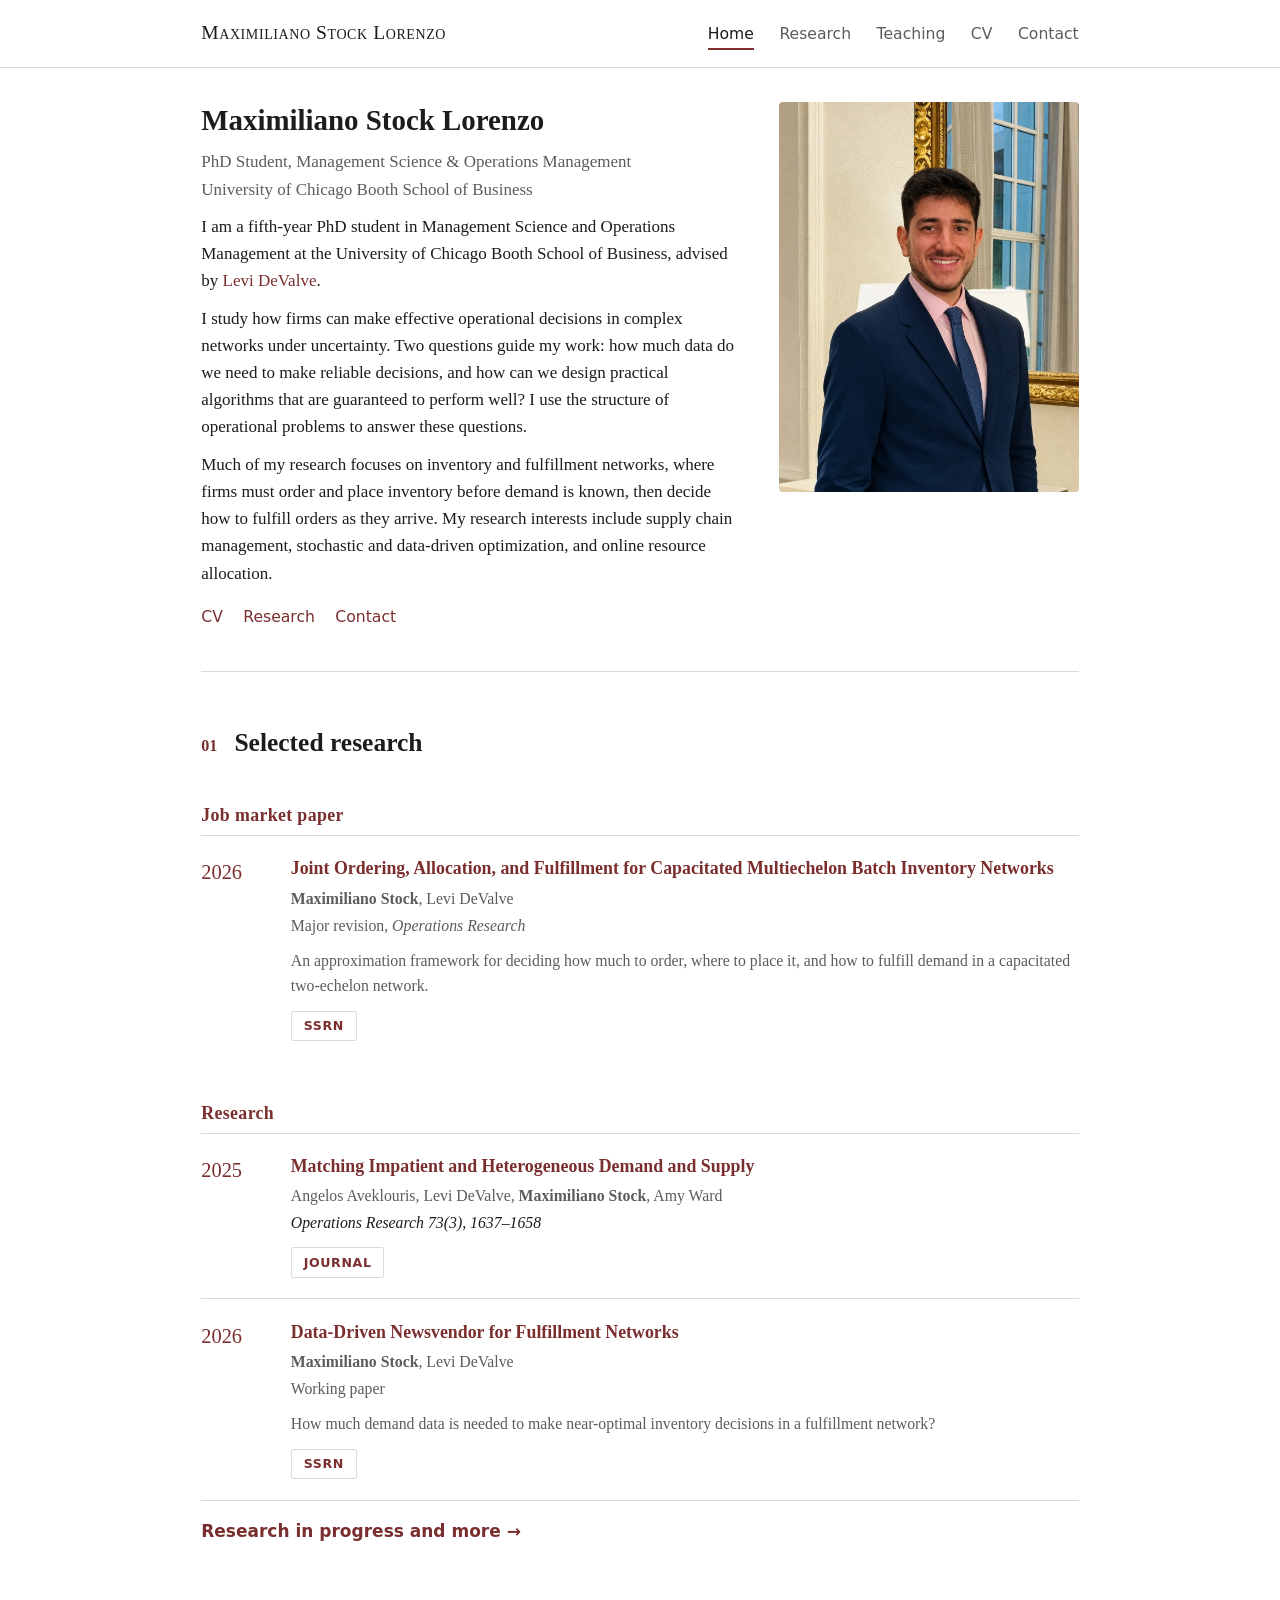
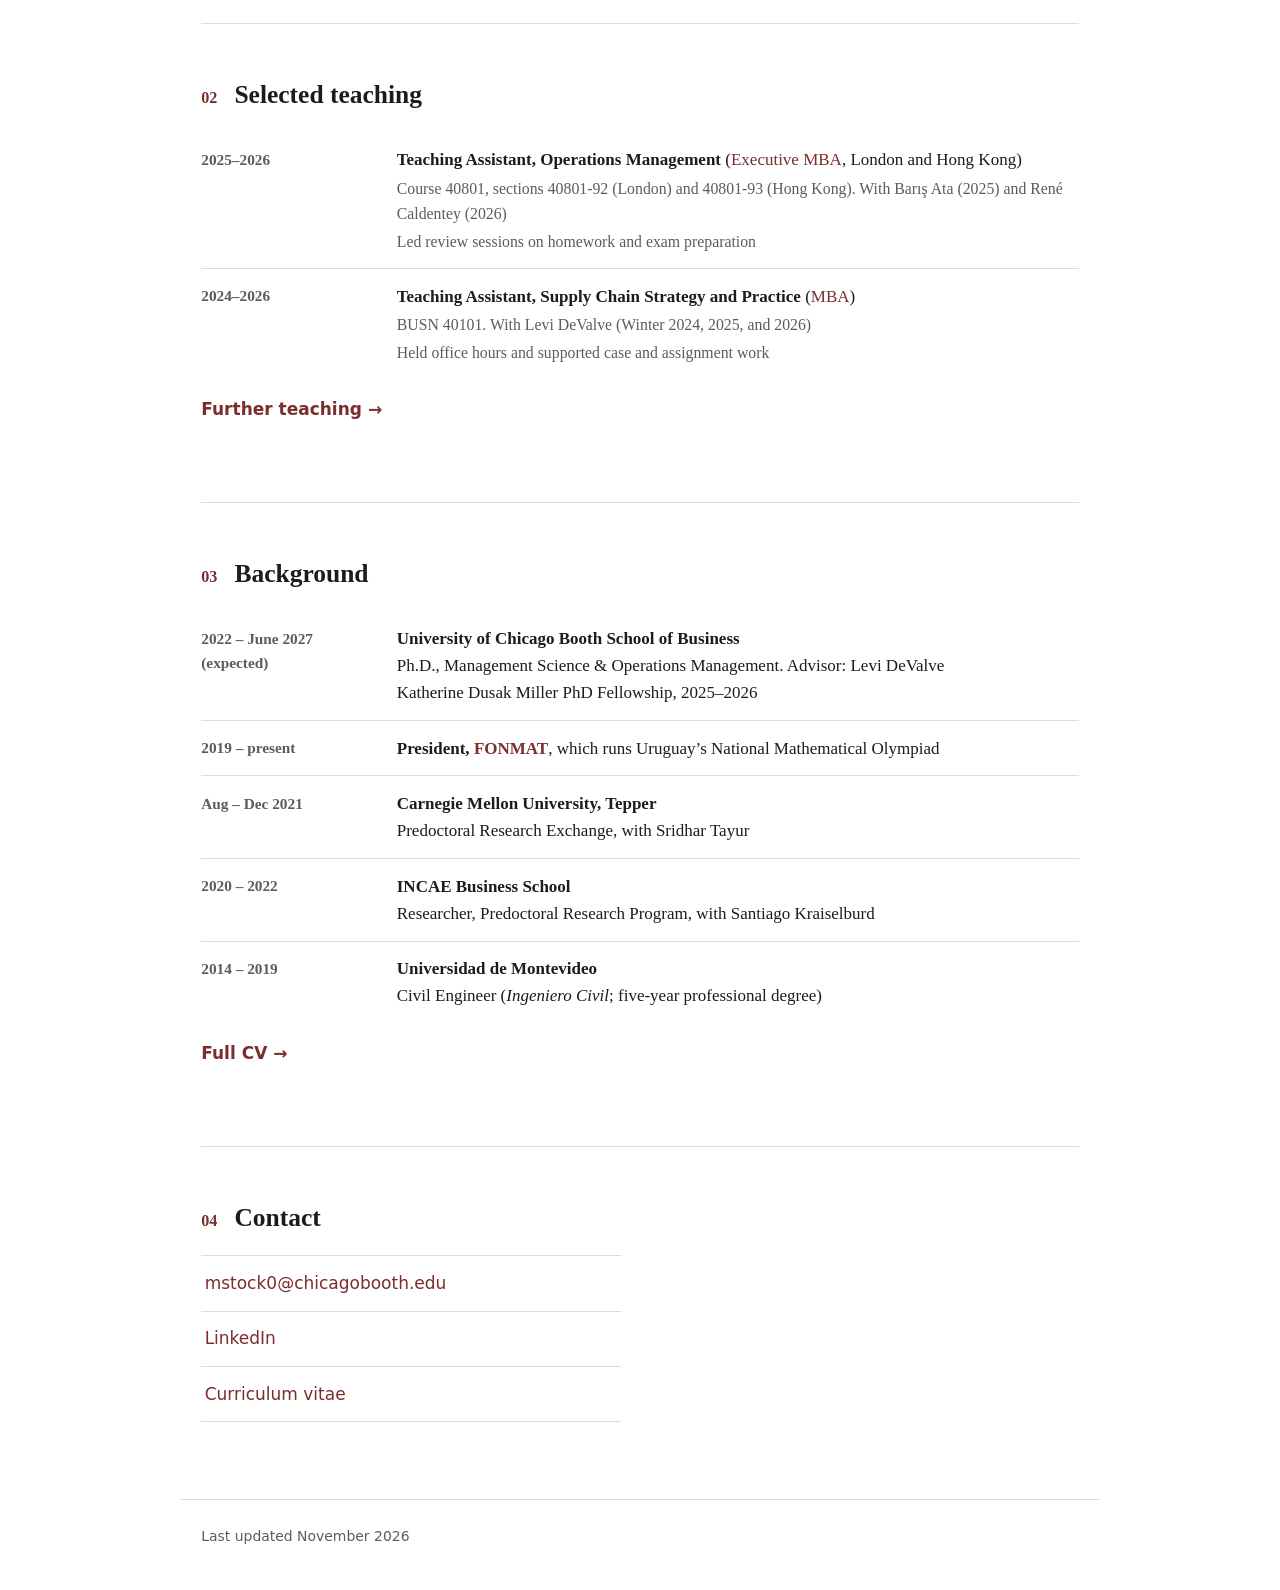
<file: index.html>
<!DOCTYPE html>
<html lang="en">
<head>
<meta charset="utf-8">
<meta name="viewport" content="width=device-width, initial-scale=1">
<title>Maximiliano Stock Lorenzo</title>
<meta name="description" content="PhD student in Management Science & Operations Management at the University of Chicago Booth School of Business.">
<link rel="stylesheet" href="style.css">
</head>
<body>
<header class="site"><div class="inner">
  <a class="name" href="index.html">Maximiliano Stock Lorenzo</a>
  <nav aria-label="Main">
    <a href="index.html" aria-current="page">Home</a>
    <a href="research.html">Research</a>
    <a href="teaching.html">Teaching</a>
    <a href="cv.html">CV</a>
    <a href="#contact">Contact</a>
  </nav>
</div></header>

<main>
  <div class="hero">
    <img src="assets/photo.jpg" alt="Portrait of Maximiliano Stock Lorenzo">    <div>
      <h1>Maximiliano Stock Lorenzo</h1>
      <p class="muted">PhD Student, Management Science &amp; Operations Management<br>
      University of Chicago Booth School of Business</p>
      <p>I am a fifth-year PhD student in Management Science and Operations Management at the University of Chicago Booth School of Business, advised by <a href="https://faculty.chicagobooth.edu/levi-devalve" target="_blank" rel="noopener">Levi DeValve</a>.</p>
      <p>I study how firms can make effective operational decisions in complex networks under uncertainty. Two questions guide my work: how much data do we need to make reliable decisions, and how can we design practical algorithms that are guaranteed to perform well? I use the structure of operational problems to answer these questions.</p>
      <p>Much of my research focuses on inventory and fulfillment networks, where firms must order and place inventory before demand is known, then decide how to fulfill orders as they arrive. My research interests include supply chain management, stochastic and data-driven optimization, and online resource allocation.</p>
      <div class="links">
        <a href="cv.html">CV</a>
        <a href="#research">Research</a>
        <a href="#contact">Contact</a>
      </div>
    </div>
  </div>

  <section class="block" id="research">
    <div class="sec-head"><span class="sec-num">01</span><h2>Selected research</h2></div>

    <h3 class="subhead">Job market paper</h3>
    <div class="pub">
      <div class="year">2026</div>
      <div>
        <h3><a href="https://papers.ssrn.com/sol3/papers.cfm?abstract_id=7202599" target="_blank" rel="noopener">Joint Ordering, Allocation, and Fulfillment for Capacitated Multiechelon Batch Inventory Networks</a></h3>
        <p class="authors"><strong>Maximiliano Stock</strong>, Levi DeValve</p>
        <p class="status">Major revision, <em>Operations Research</em></p>
        <p class="abs">An approximation framework for deciding how much to order, where to place it, and how to fulfill demand in a capacitated two-echelon network.</p>
        <div class="btns"><a href="https://papers.ssrn.com/sol3/papers.cfm?abstract_id=7202599" target="_blank" rel="noopener">SSRN</a></div>
      </div>
    </div>

    <h3 class="subhead">Research</h3>
    <div class="pub">
      <div class="year">2025</div>
      <div>
        <h3><a href="https://doi.org/10.1287/opre.2022.0005" target="_blank" rel="noopener">Matching Impatient and Heterogeneous Demand and Supply</a></h3>
        <p class="authors">Angelos Aveklouris, Levi DeValve, <strong>Maximiliano Stock</strong>, Amy Ward</p>
        <p class="venue">Operations Research 73(3), 1637&ndash;1658</p>
        <div class="btns"><a href="https://doi.org/10.1287/opre.2022.0005" target="_blank" rel="noopener">Journal</a></div>
      </div>
    </div>

    <div class="pub">
      <div class="year">2026</div>
      <div>
        <h3><a href="https://papers.ssrn.com/sol3/papers.cfm?abstract_id=7734738" target="_blank" rel="noopener">Data-Driven Newsvendor for Fulfillment Networks</a></h3>
        <p class="authors"><strong>Maximiliano Stock</strong>, Levi DeValve</p>
        <p class="status">Working paper</p>
        <p class="abs">How much demand data is needed to make near-optimal inventory decisions in a fulfillment network?</p>
        <div class="btns"><a href="https://papers.ssrn.com/sol3/papers.cfm?abstract_id=7734738" target="_blank" rel="noopener">SSRN</a></div>
      </div>
    </div>
    <p class="more"><a href="research.html">Research in progress and more &rarr;</a></p>
  </section>

  <section class="block" id="teaching">
    <div class="sec-head"><span class="sec-num">02</span><h2>Selected teaching</h2></div>
    <dl class="cv">
    <div class="r"><dd>2025&ndash;2026</dd><dt><strong>Teaching Assistant, Operations Management</strong> (<a href="https://www.chicagobooth.edu/mba/executive" target="_blank" rel="noopener">Executive MBA</a>, London and Hong Kong)</dt><dt class="full muted">Course 40801, sections 40801-92 (London) and 40801-93 (Hong Kong). With Bar&#305;&#351; Ata (2025) and Ren&eacute; Caldentey (2026)</dt><dt class="full muted">Led review sessions on homework and exam preparation</dt></div>
    <div class="r"><dd>2024&ndash;2026</dd><dt><strong>Teaching Assistant, Supply Chain Strategy and Practice</strong> (<a href="https://www.chicagobooth.edu/mba" target="_blank" rel="noopener">MBA</a>)</dt><dt class="full muted">BUSN 40101. With Levi DeValve (Winter 2024, 2025, and 2026)</dt><dt class="full muted">Held office hours and supported case and assignment work</dt></div>
  </dl>
    <p class="more"><a href="teaching.html">Further teaching &rarr;</a></p>
  </section>

  <section class="block" id="background">
    <div class="sec-head"><span class="sec-num">03</span><h2>Background</h2></div>
    <dl class="cv">
    <div class="r"><dd>2022 &ndash; June 2027 (expected)</dd><dt><strong>University of Chicago Booth School of Business</strong><br>Ph.D., Management Science &amp; Operations Management. Advisor: Levi DeValve<br>Katherine Dusak Miller PhD Fellowship, 2025&ndash;2026</dt></div>
    <div class="r"><dd>2019 &ndash; present</dd><dt><strong>President, <a href="https://www.fonmat.org.uy/" target="_blank" rel="noopener">FONMAT</a></strong>, which runs Uruguay&rsquo;s National Mathematical Olympiad</dt></div>
    <div class="r"><dd>Aug &ndash; Dec 2021</dd><dt><strong>Carnegie Mellon University, Tepper</strong><br>Predoctoral Research Exchange, with Sridhar Tayur</dt></div>
    <div class="r"><dd>2020 &ndash; 2022</dd><dt><strong>INCAE Business School</strong><br>Researcher, Predoctoral Research Program, with Santiago Kraiselburd</dt></div>
    <div class="r"><dd>2014 &ndash; 2019</dd><dt><strong>Universidad de Montevideo</strong><br>Civil Engineer (<em>Ingeniero Civil</em>; five-year professional degree)</dt></div>
  </dl>
    <p class="more"><a href="cv.html">Full CV &rarr;</a></p>
  </section>

  <section class="block" id="contact">
    <div class="sec-head"><span class="sec-num">04</span><h2>Contact</h2></div>
    <ul class="contact-list">
      <li><a href="mailto:mstock0@chicagobooth.edu">mstock0@chicagobooth.edu</a></li>
      <li><a href="https://www.linkedin.com/in/maximiliano-stock-lorenzo" target="_blank" rel="noopener">LinkedIn</a></li>
      <li><a href="assets/cv.pdf" target="_blank" rel="noopener">Curriculum vitae</a></li>
    </ul>
  </section>
</main>

<footer>Last updated November 2026</footer>
</body>
</html>
</file>
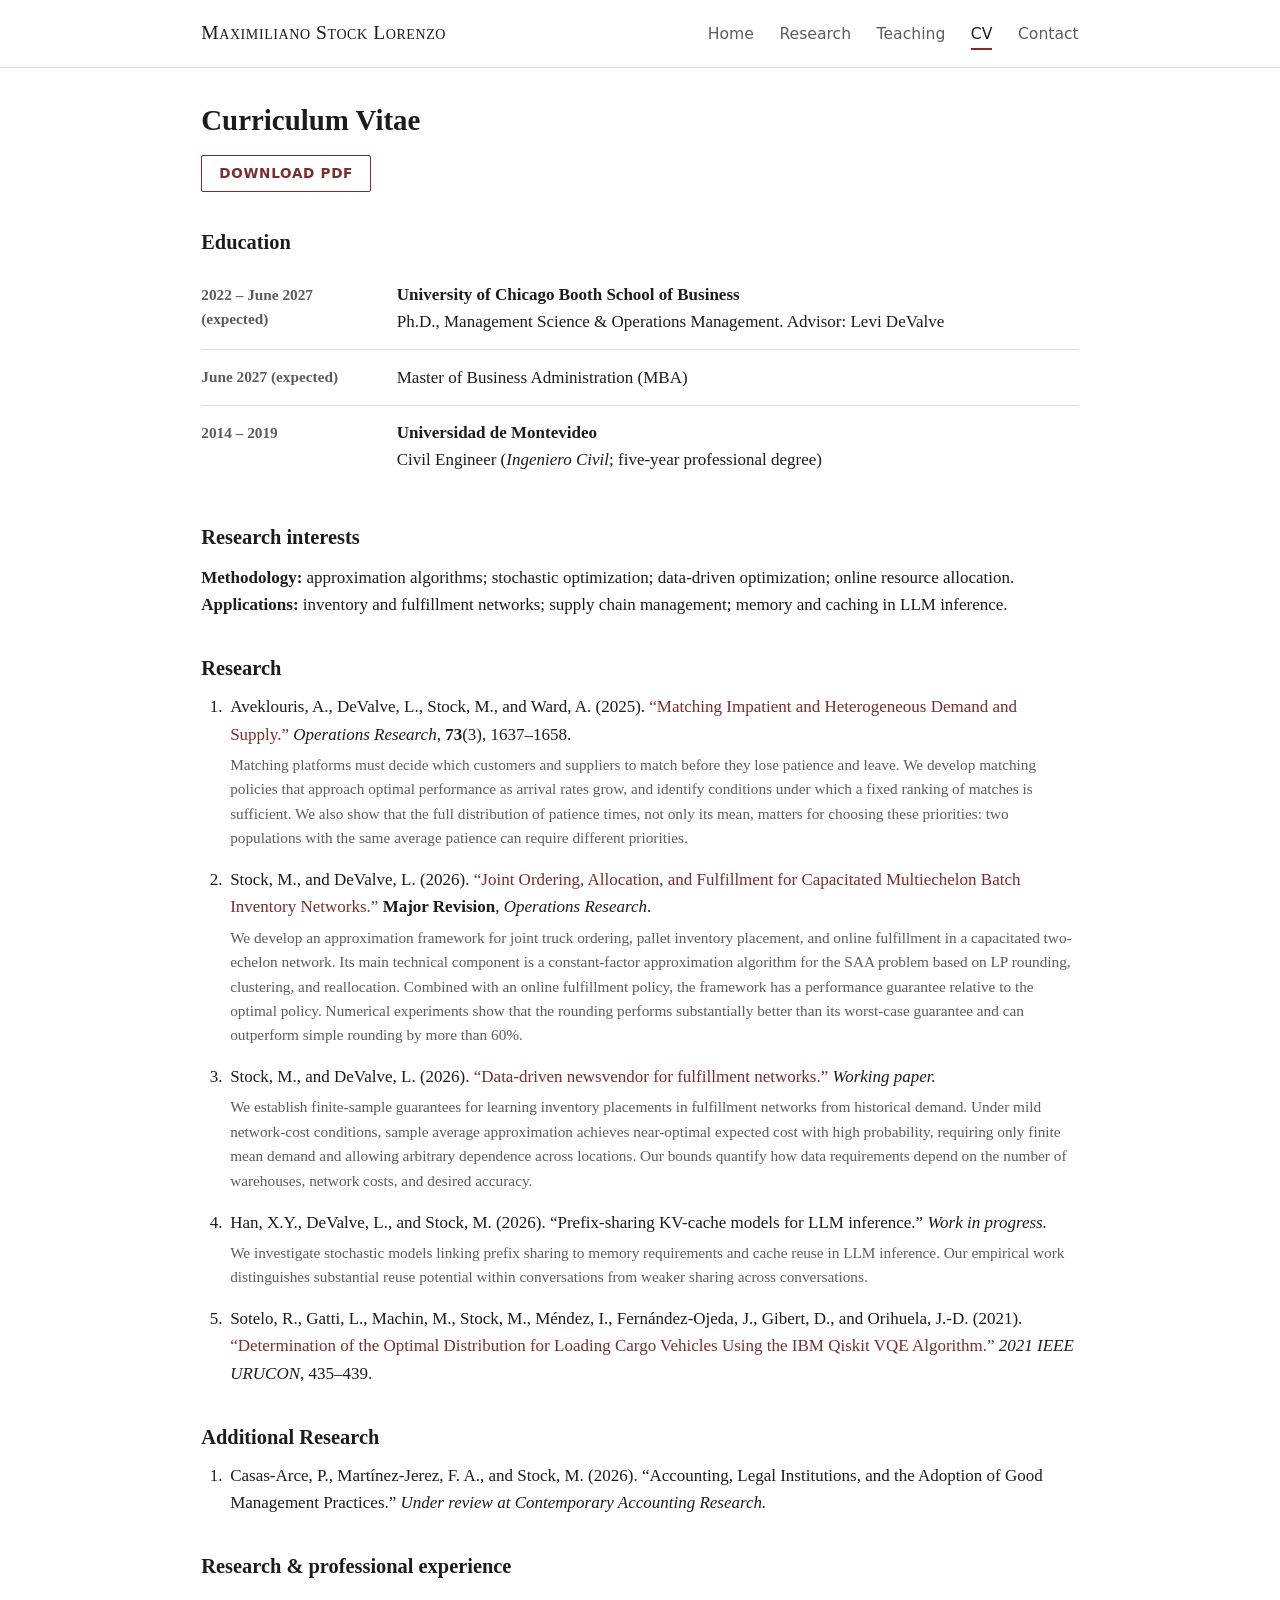
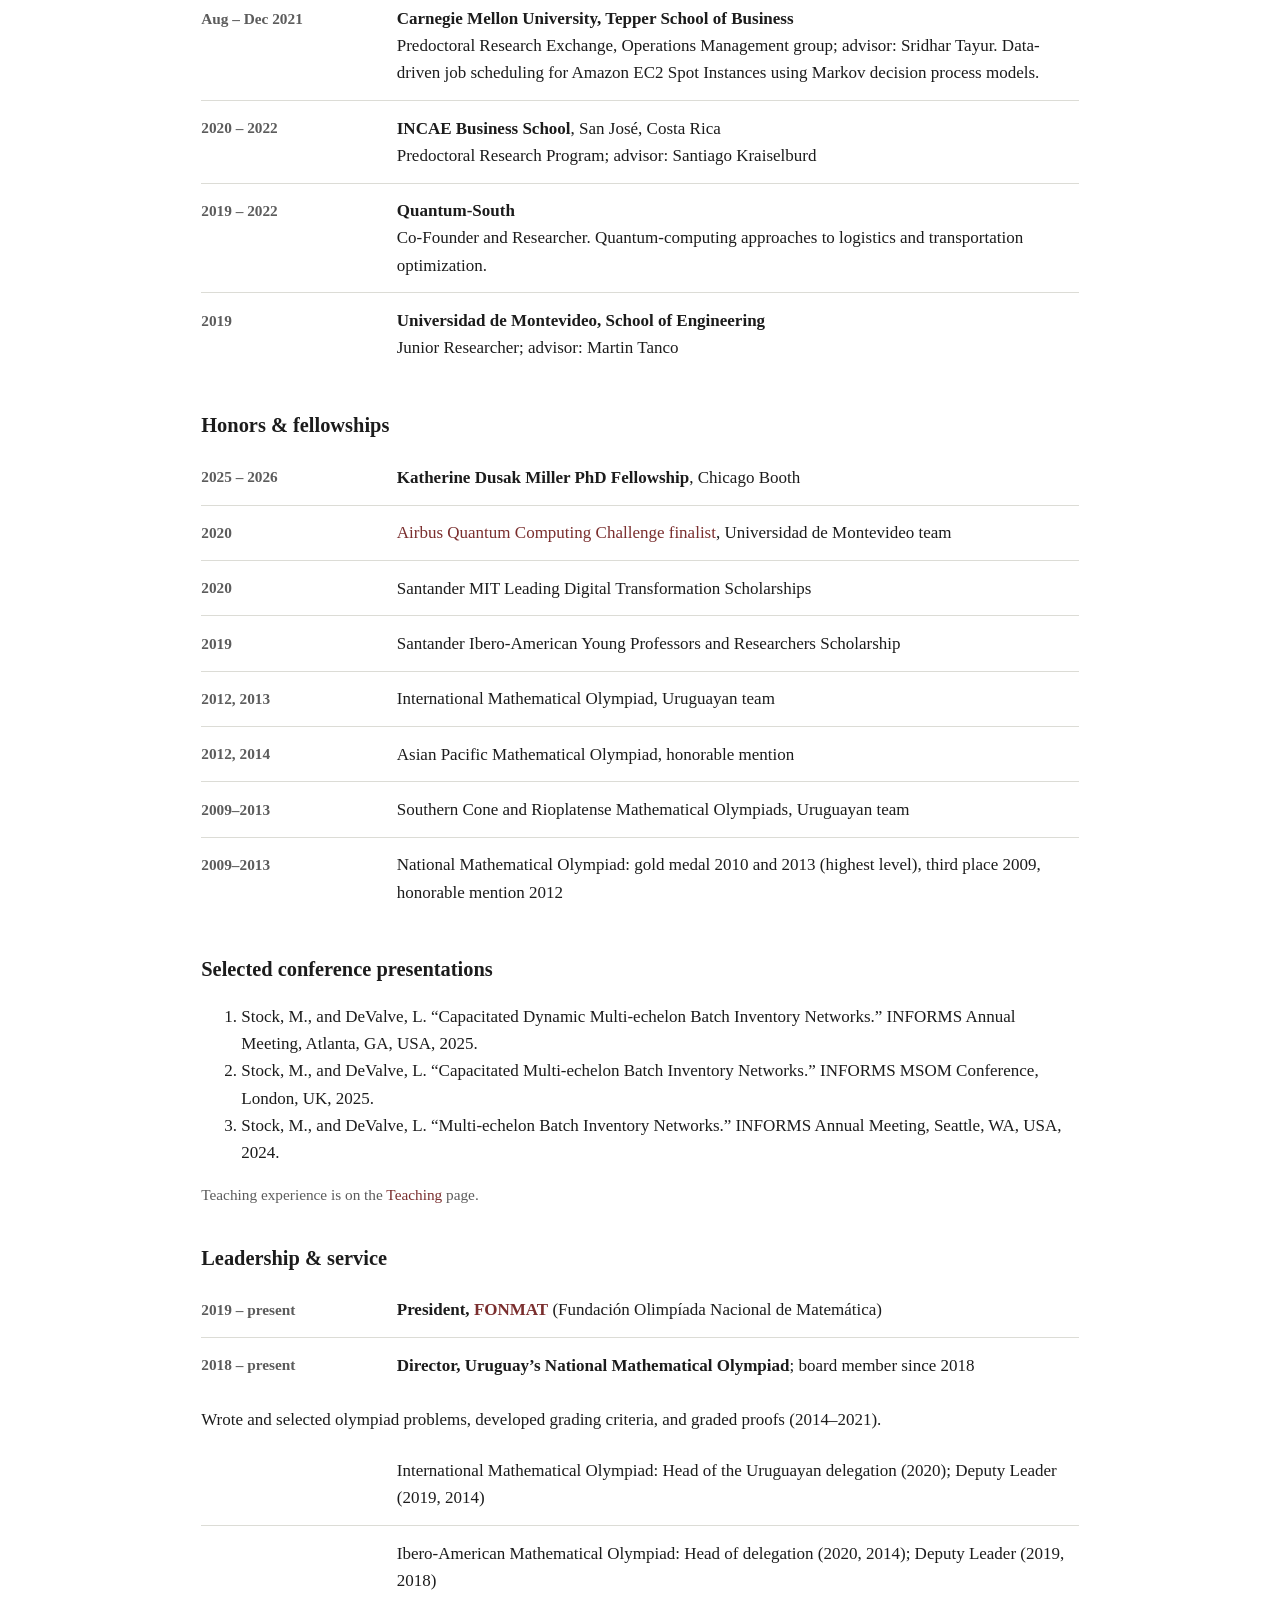
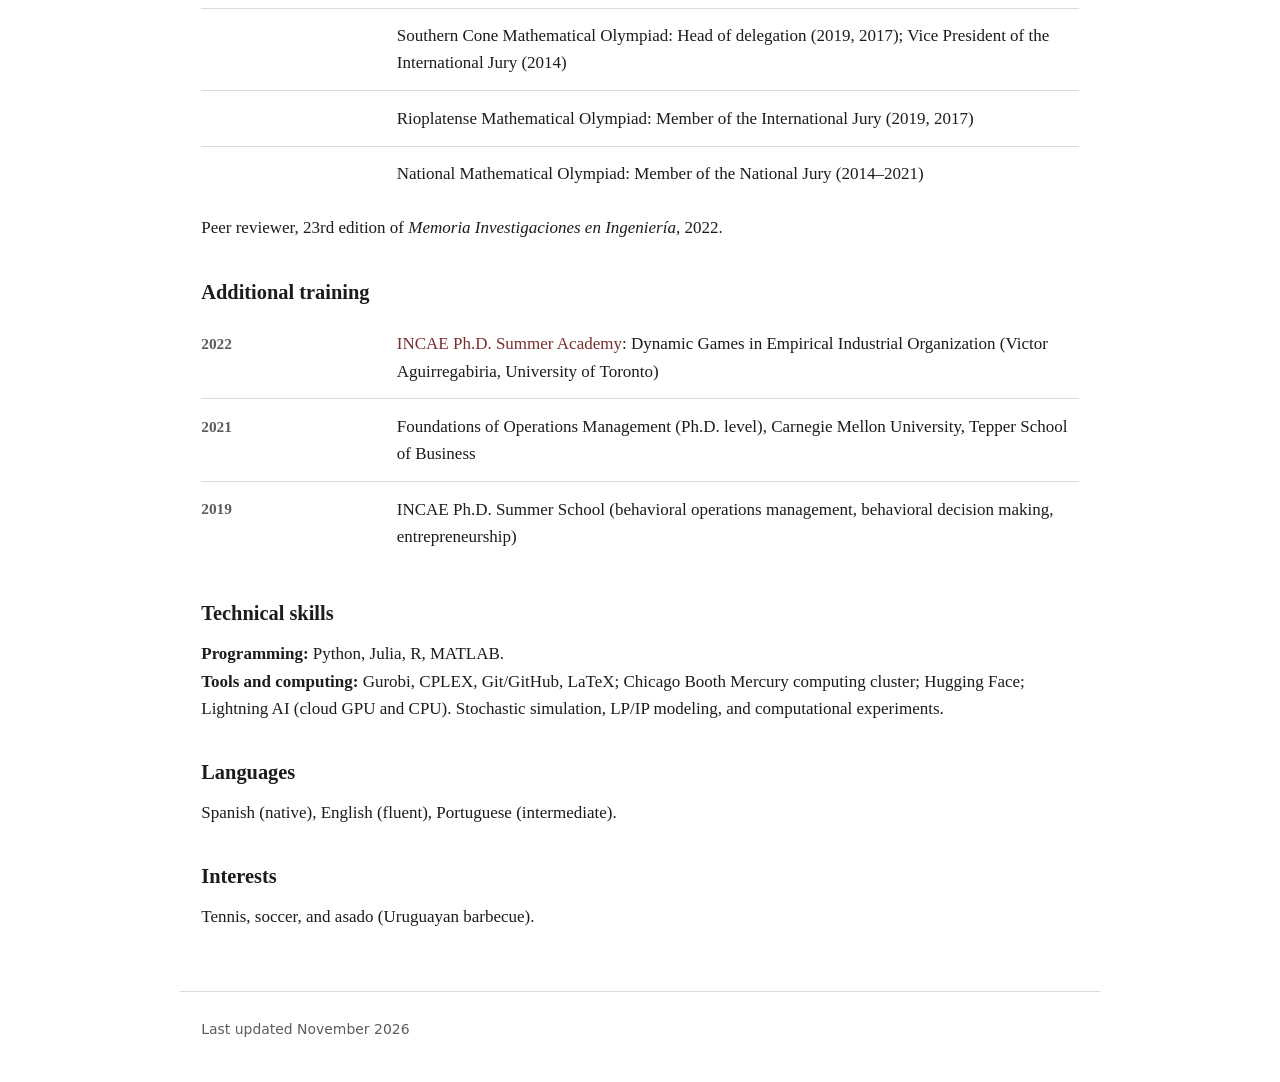
<file: cv.html>
<!DOCTYPE html>
<html lang="en">
<head>
<meta charset="utf-8">
<meta name="viewport" content="width=device-width, initial-scale=1">
<title>CV | Maximiliano Stock Lorenzo</title>
<link rel="stylesheet" href="style.css">
</head>
<body>
<header class="site"><div class="inner">
  <a class="name" href="index.html">Maximiliano Stock Lorenzo</a>
  <nav aria-label="Main">
    <a href="index.html">Home</a>
    <a href="research.html">Research</a>
    <a href="teaching.html">Teaching</a>
    <a href="cv.html" aria-current="page">CV</a>
    <a href="index.html#contact">Contact</a>
  </nav>
</div></header>

<main>
  <h1>Curriculum Vitae</h1>
  <p><a class="dl-btn" href="assets/cv.pdf" target="_blank" rel="noopener">Download PDF</a></p>

  <h2>Education</h2>
  <dl class="cv">
    <div class="r"><dd>2022 &ndash; June 2027 (expected)</dd><dt><strong>University of Chicago Booth School of Business</strong><br>Ph.D., Management Science &amp; Operations Management. Advisor: Levi DeValve</dt></div>
    <div class="r"><dd>June 2027 (expected)</dd><dt>Master of Business Administration (MBA)</dt></div>
    <div class="r"><dd>2014 &ndash; 2019</dd><dt><strong>Universidad de Montevideo</strong><br>Civil Engineer (<em>Ingeniero Civil</em>; five-year professional degree)</dt></div>
  </dl>

  <h2>Research interests</h2>
  <p><strong>Methodology:</strong> approximation algorithms; stochastic optimization; data-driven optimization; online resource allocation.<br>
  <strong>Applications:</strong> inventory and fulfillment networks; supply chain management; memory and caching in LLM inference.</p>

  <h2>Research</h2>
  <ol class="cv-research">
    <li>Aveklouris, A., DeValve, L., Stock, M., and Ward, A. (2025). <a href="https://doi.org/10.1287/opre.2022.0005" target="_blank" rel="noopener">&ldquo;Matching Impatient and Heterogeneous Demand and Supply.&rdquo;</a> <em>Operations Research</em>, <strong>73</strong>(3), 1637&ndash;1658.
      <p class="small muted">Matching platforms must decide which customers and suppliers to match before they lose patience and leave. We develop matching policies that approach optimal performance as arrival rates grow, and identify conditions under which a fixed ranking of matches is sufficient. We also show that the full distribution of patience times, not only its mean, matters for choosing these priorities: two populations with the same average patience can require different priorities.</p></li>
    <li>Stock, M., and DeValve, L. (2026). <a href="https://papers.ssrn.com/sol3/papers.cfm?abstract_id=7202599" target="_blank" rel="noopener">&ldquo;Joint Ordering, Allocation, and Fulfillment for Capacitated Multiechelon Batch Inventory Networks.&rdquo;</a> <strong>Major Revision</strong>, <em>Operations Research</em>.
      <p class="small muted">We develop an approximation framework for joint truck ordering, pallet inventory placement, and online fulfillment in a capacitated two-echelon network. Its main technical component is a constant-factor approximation algorithm for the SAA problem based on LP rounding, clustering, and reallocation. Combined with an online fulfillment policy, the framework has a performance guarantee relative to the optimal policy. Numerical experiments show that the rounding performs substantially better than its worst-case guarantee and can outperform simple rounding by more than 60%.</p></li>
    <li>Stock, M., and DeValve, L. (2026). <a href="https://papers.ssrn.com/sol3/papers.cfm?abstract_id=7734738" target="_blank" rel="noopener">&ldquo;Data-driven newsvendor for fulfillment networks.&rdquo;</a> <em>Working paper.</em>
      <p class="small muted">We establish finite-sample guarantees for learning inventory placements in fulfillment networks from historical demand. Under mild network-cost conditions, sample average approximation achieves near-optimal expected cost with high probability, requiring only finite mean demand and allowing arbitrary dependence across locations. Our bounds quantify how data requirements depend on the number of warehouses, network costs, and desired accuracy.</p></li>
    <li>Han, X.Y., DeValve, L., and Stock, M. (2026). &ldquo;Prefix-sharing KV-cache models for LLM inference.&rdquo; <em>Work in progress.</em>
      <p class="small muted">We investigate stochastic models linking prefix sharing to memory requirements and cache reuse in LLM inference. Our empirical work distinguishes substantial reuse potential within conversations from weaker sharing across conversations.</p></li>
    <li>Sotelo, R., Gatti, L., Machin, M., Stock, M., M&eacute;ndez, I., Fern&aacute;ndez-Ojeda, J., Gibert, D., and Orihuela, J.-D. (2021). <a href="https://doi.org/10.1109/URUCON53396.2021.9647394" target="_blank" rel="noopener">&ldquo;Determination of the Optimal Distribution for Loading Cargo Vehicles Using the IBM Qiskit VQE Algorithm.&rdquo;</a> <em>2021 IEEE URUCON</em>, 435&ndash;439.</li>
  </ol>

  <h2>Additional Research</h2>
  <ol class="cv-research">
    <li>Casas-Arce, P., Mart&iacute;nez-Jerez, F. A., and Stock, M. (2026). &ldquo;Accounting, Legal Institutions, and the Adoption of Good Management Practices.&rdquo; <em>Under review at Contemporary Accounting Research.</em></li>
  </ol>

  <h2>Research &amp; professional experience</h2>
  <dl class="cv">
    <div class="r"><dd>Aug &ndash; Dec 2021</dd><dt><strong>Carnegie Mellon University, Tepper School of Business</strong><br>Predoctoral Research Exchange, Operations Management group; advisor: Sridhar Tayur. Data-driven job scheduling for Amazon EC2 Spot Instances using Markov decision process models.</dt></div>
    <div class="r"><dd>2020 &ndash; 2022</dd><dt><strong>INCAE Business School</strong>, San Jos&eacute;, Costa Rica<br>Predoctoral Research Program; advisor: Santiago Kraiselburd</dt></div>
    <div class="r"><dd>2019 &ndash; 2022</dd><dt><strong>Quantum-South</strong><br>Co-Founder and Researcher. Quantum-computing approaches to logistics and transportation optimization.</dt></div>
    <div class="r"><dd>2019</dd><dt><strong>Universidad de Montevideo, School of Engineering</strong><br>Junior Researcher; advisor: Martin Tanco</dt></div>
  </dl>

  <h2>Honors &amp; fellowships</h2>
  <dl class="cv">
    <div class="r"><dd>2025 &ndash; 2026</dd><dt><strong>Katherine Dusak Miller PhD Fellowship</strong>, Chicago Booth</dt></div>
    <div class="r"><dd>2020</dd><dt><a href="https://www.um.edu.uy/facultad-de-ingenieria/premios-y-distinciones" target="_blank" rel="noopener">Airbus Quantum Computing Challenge finalist</a>, Universidad de Montevideo team</dt></div>
    <div class="r"><dd>2020</dd><dt>Santander MIT Leading Digital Transformation Scholarships</dt></div>
    <div class="r"><dd>2019</dd><dt>Santander Ibero-American Young Professors and Researchers Scholarship</dt></div>
    <div class="r"><dd>2012, 2013</dd><dt>International Mathematical Olympiad, Uruguayan team</dt></div>
    <div class="r"><dd>2012, 2014</dd><dt>Asian Pacific Mathematical Olympiad, honorable mention</dt></div>
    <div class="r"><dd>2009&ndash;2013</dd><dt>Southern Cone and Rioplatense Mathematical Olympiads, Uruguayan team</dt></div>
    <div class="r"><dd>2009&ndash;2013</dd><dt>National Mathematical Olympiad: gold medal 2010 and 2013 (highest level), third place 2009, honorable mention 2012</dt></div>
  </dl>

  <h2>Selected conference presentations</h2>
  <ol>
    <li>Stock, M., and DeValve, L. &ldquo;Capacitated Dynamic Multi-echelon Batch Inventory Networks.&rdquo; INFORMS Annual Meeting, Atlanta, GA, USA, 2025.</li>
    <li>Stock, M., and DeValve, L. &ldquo;Capacitated Multi-echelon Batch Inventory Networks.&rdquo; INFORMS MSOM Conference, London, UK, 2025.</li>
    <li>Stock, M., and DeValve, L. &ldquo;Multi-echelon Batch Inventory Networks.&rdquo; INFORMS Annual Meeting, Seattle, WA, USA, 2024.</li>
  </ol>

  <p class="small muted">Teaching experience is on the <a href="teaching.html">Teaching</a> page.</p>

  <h2>Leadership &amp; service</h2>
  <dl class="cv">
    <div class="r"><dd>2019 &ndash; present</dd><dt><strong>President, <a href="https://www.fonmat.org.uy/" target="_blank" rel="noopener">FONMAT</a></strong> (Fundaci&oacute;n Olimp&iacute;ada Nacional de Matem&aacute;tica)</dt></div>
    <div class="r"><dd>2018 &ndash; present</dd><dt><strong>Director, Uruguay&rsquo;s National Mathematical Olympiad</strong>; board member since 2018</dt></div>
  </dl>
  <p>Wrote and selected olympiad problems, developed grading criteria, and graded proofs (2014&ndash;2021).</p>
  <dl class="cv">
    <div class="r"><dd></dd><dt>International Mathematical Olympiad: Head of the Uruguayan delegation (2020); Deputy Leader (2019, 2014)</dt></div>
    <div class="r"><dd></dd><dt>Ibero-American Mathematical Olympiad: Head of delegation (2020, 2014); Deputy Leader (2019, 2018)</dt></div>
    <div class="r"><dd></dd><dt>Southern Cone Mathematical Olympiad: Head of delegation (2019, 2017); Vice President of the International Jury (2014)</dt></div>
    <div class="r"><dd></dd><dt>Rioplatense Mathematical Olympiad: Member of the International Jury (2019, 2017)</dt></div>
    <div class="r"><dd></dd><dt>National Mathematical Olympiad: Member of the National Jury (2014&ndash;2021)</dt></div>
  </dl>
  <p>Peer reviewer, 23rd edition of <em>Memoria Investigaciones en Ingenier&iacute;a</em>, 2022.</p>

  <h2>Additional training</h2>
  <dl class="cv">
    <div class="r"><dd>2022</dd><dt><a href="https://sites.google.com/view/victoraguirregabiriaswebsite/teaching/incae-phd-summer-academy-2022" target="_blank" rel="noopener">INCAE Ph.D. Summer Academy</a>: Dynamic Games in Empirical Industrial Organization (Victor Aguirregabiria, University of Toronto)</dt></div>
    <div class="r"><dd>2021</dd><dt>Foundations of Operations Management (Ph.D. level), Carnegie Mellon University, Tepper School of Business</dt></div>
    <div class="r"><dd>2019</dd><dt>INCAE Ph.D. Summer School (behavioral operations management, behavioral decision making, entrepreneurship)</dt></div>
  </dl>

  <h2>Technical skills</h2>
  <p><strong>Programming:</strong> Python, Julia, R, MATLAB.<br>
  <strong>Tools and computing:</strong> Gurobi, CPLEX, Git/GitHub, LaTeX; Chicago Booth Mercury computing cluster; Hugging Face; Lightning AI (cloud GPU and CPU). Stochastic simulation, LP/IP modeling, and computational experiments.</p>

  <h2>Languages</h2>
  <p>Spanish (native), English (fluent), Portuguese (intermediate).</p>

  <h2>Interests</h2>
  <p>Tennis, soccer, and asado (Uruguayan barbecue).</p>
</main>

<footer>Last updated November 2026</footer>
</body>
</html>
</file>
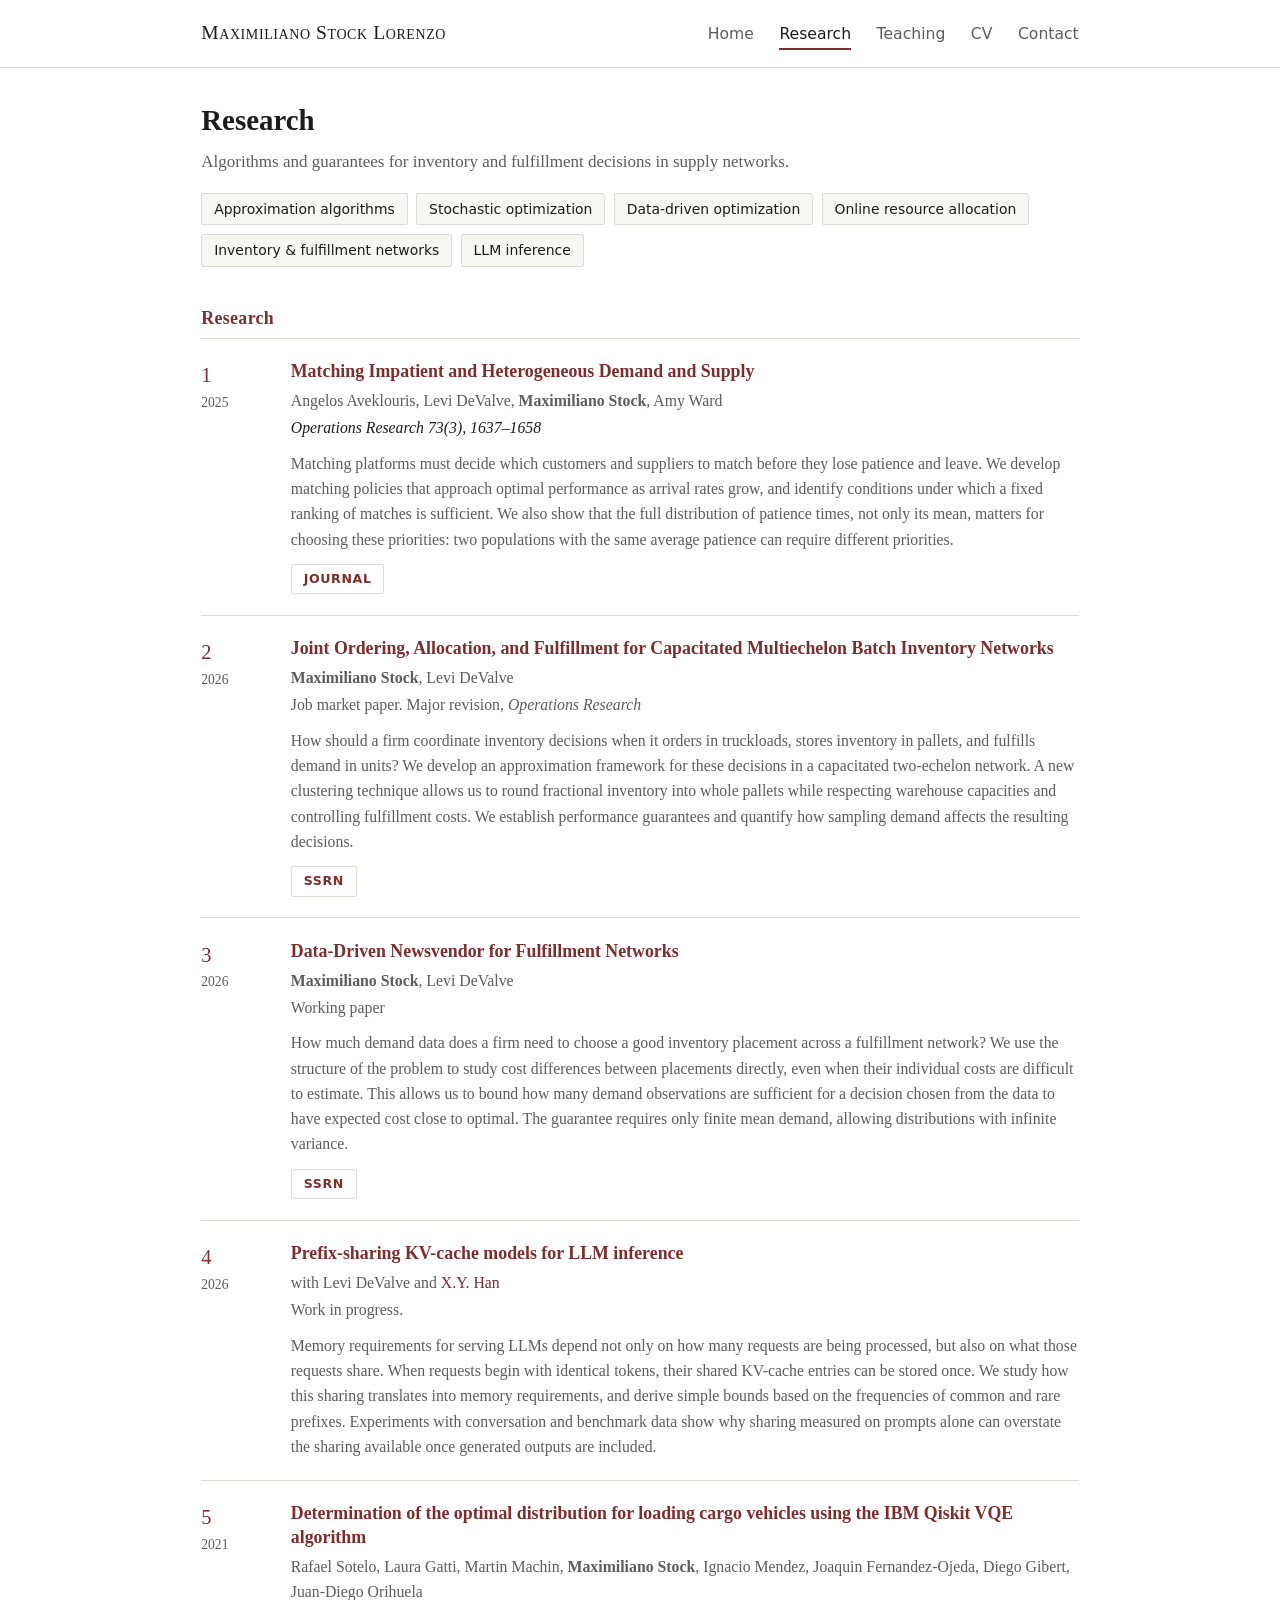
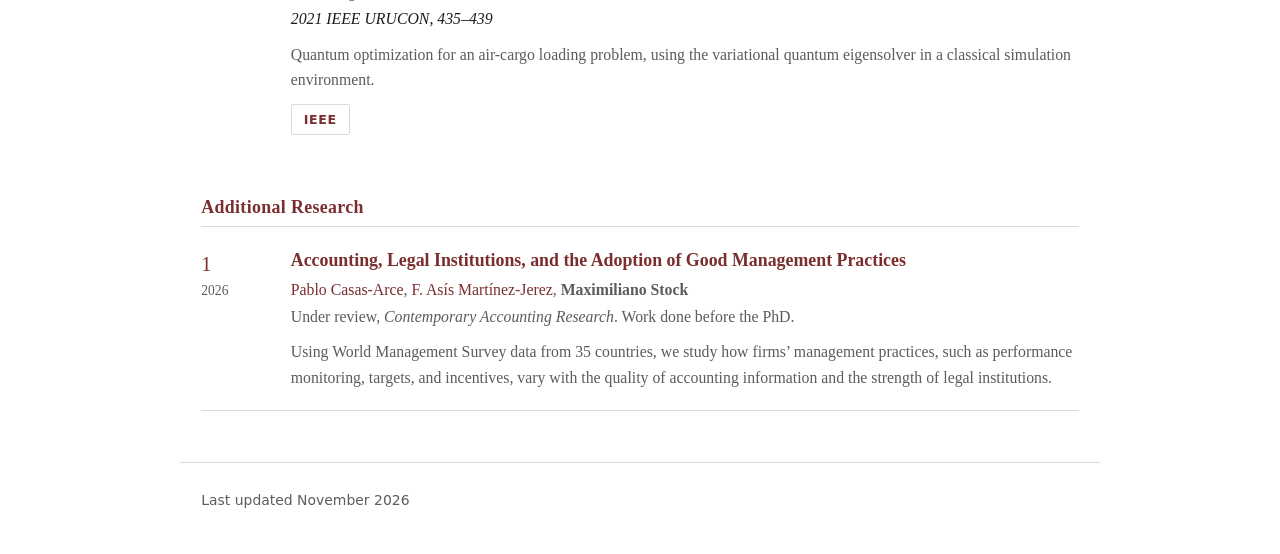
<file: research.html>
<!DOCTYPE html>
<html lang="en">
<head>
<meta charset="utf-8">
<meta name="viewport" content="width=device-width, initial-scale=1">
<title>Research | Maximiliano Stock Lorenzo</title>
<link rel="stylesheet" href="style.css">
</head>
<body>
<header class="site"><div class="inner">
  <a class="name" href="index.html">Maximiliano Stock Lorenzo</a>
  <nav aria-label="Main">
    <a href="index.html">Home</a>
    <a href="research.html" aria-current="page">Research</a>
    <a href="teaching.html">Teaching</a>
    <a href="cv.html">CV</a>
    <a href="index.html#contact">Contact</a>
  </nav>
</div></header>

<main>
  <h1>Research</h1>
  <p class="muted">Algorithms and guarantees for inventory and fulfillment decisions in supply networks.</p>
  <div class="chips" aria-label="Research interests">
    <span class="chip">Approximation algorithms</span>
    <span class="chip">Stochastic optimization</span>
    <span class="chip">Data-driven optimization</span>
    <span class="chip">Online resource allocation</span>
    <span class="chip">Inventory &amp; fulfillment networks</span>
    <span class="chip">LLM inference</span>
  </div>

  <h2 class="subhead">Research</h2>
  <div class="pub">
    <div class="year"><span class="num">1</span><span class="yr">2025</span></div>
    <div>
      <h3><a href="https://doi.org/10.1287/opre.2022.0005" target="_blank" rel="noopener">Matching Impatient and Heterogeneous Demand and Supply</a></h3>
      <p class="authors">Angelos Aveklouris, Levi DeValve, <strong>Maximiliano Stock</strong>, Amy Ward</p>
      <p class="venue">Operations Research 73(3), 1637&ndash;1658</p>
      <p class="abs">Matching platforms must decide which customers and suppliers to match before they lose patience and leave. We develop matching policies that approach optimal performance as arrival rates grow, and identify conditions under which a fixed ranking of matches is sufficient. We also show that the full distribution of patience times, not only its mean, matters for choosing these priorities: two populations with the same average patience can require different priorities.</p>
      <div class="btns"><a href="https://doi.org/10.1287/opre.2022.0005" target="_blank" rel="noopener">Journal</a></div>
    </div>
  </div>

  <div class="pub">
    <div class="year"><span class="num">2</span><span class="yr">2026</span></div>
    <div>
      <h3><a href="https://papers.ssrn.com/sol3/papers.cfm?abstract_id=7202599" target="_blank" rel="noopener">Joint Ordering, Allocation, and Fulfillment for Capacitated Multiechelon Batch Inventory Networks</a></h3>
      <p class="authors"><strong>Maximiliano Stock</strong>, Levi DeValve</p>
      <p class="status">Job market paper. Major revision, <em>Operations Research</em></p>
      <p class="abs">How should a firm coordinate inventory decisions when it orders in truckloads, stores inventory in pallets, and fulfills demand in units? We develop an approximation framework for these decisions in a capacitated two-echelon network. A new clustering technique allows us to round fractional inventory into whole pallets while respecting warehouse capacities and controlling fulfillment costs. We establish performance guarantees and quantify how sampling demand affects the resulting decisions.</p>
      <div class="btns"><a href="https://papers.ssrn.com/sol3/papers.cfm?abstract_id=7202599" target="_blank" rel="noopener">SSRN</a></div>
    </div>
  </div>

  <div class="pub">
    <div class="year"><span class="num">3</span><span class="yr">2026</span></div>
    <div>
      <h3><a href="https://papers.ssrn.com/sol3/papers.cfm?abstract_id=7734738" target="_blank" rel="noopener">Data-Driven Newsvendor for Fulfillment Networks</a></h3>
      <p class="authors"><strong>Maximiliano Stock</strong>, Levi DeValve</p>
      <p class="status">Working paper</p>
      <p class="abs">How much demand data does a firm need to choose a good inventory placement across a fulfillment network? We use the structure of the problem to study cost differences between placements directly, even when their individual costs are difficult to estimate. This allows us to bound how many demand observations are sufficient for a decision chosen from the data to have expected cost close to optimal. The guarantee requires only finite mean demand, allowing distributions with infinite variance.</p>
      <div class="btns"><a href="https://papers.ssrn.com/sol3/papers.cfm?abstract_id=7734738" target="_blank" rel="noopener">SSRN</a></div>
    </div>
  </div>

  <div class="pub">
    <div class="year"><span class="num">4</span><span class="yr">2026</span></div>
    <div>
      <h3><a href="mailto:mstock0@chicagobooth.edu?subject=Manuscript%20request%3A%20Prefix-sharing%20KV-cache%20models%20for%20LLM%20inference">Prefix-sharing KV-cache models for LLM inference</a></h3>
      <p class="authors">with Levi DeValve and <a href="https://www.chicagobooth.edu/faculty/directory/h/x-y-han" target="_blank" rel="noopener">X.Y. Han</a></p>
      <p class="status">Work in progress.</p>
      <p class="abs">Memory requirements for serving LLMs depend not only on how many requests are being processed, but also on what those requests share. When requests begin with identical tokens, their shared KV-cache entries can be stored once. We study how this sharing translates into memory requirements, and derive simple bounds based on the frequencies of common and rare prefixes. Experiments with conversation and benchmark data show why sharing measured on prompts alone can overstate the sharing available once generated outputs are included.</p>
    </div>
  </div>

  <div class="pub">
    <div class="year"><span class="num">5</span><span class="yr">2021</span></div>
    <div>
      <h3><a href="https://doi.org/10.1109/urucon53396.2021.9647394" target="_blank" rel="noopener">Determination of the optimal distribution for loading cargo vehicles using the IBM Qiskit VQE algorithm</a></h3>
      <p class="authors">Rafael Sotelo, Laura Gatti, Martin Machin, <strong>Maximiliano Stock</strong>, Ignacio Mendez, Joaquin Fernandez-Ojeda, Diego Gibert, Juan-Diego Orihuela</p>
      <p class="venue">2021 IEEE URUCON, 435&ndash;439</p>
      <p class="abs">Quantum optimization for an air-cargo loading problem, using the variational quantum eigensolver in a classical simulation environment.</p>
      <div class="btns"><a href="https://doi.org/10.1109/urucon53396.2021.9647394" target="_blank" rel="noopener">IEEE</a></div>
    </div>
  </div>

  <h2 class="subhead">Additional Research</h2>
  <div class="pub">
    <div class="year"><span class="num">1</span><span class="yr">2026</span></div>
    <div>
      <h3><a href="mailto:mstock0@chicagobooth.edu?subject=Manuscript%20request%3A%20Accounting%2C%20Legal%20Institutions%2C%20and%20the%20Adoption%20of%20Good%20Management%20Practices">Accounting, Legal Institutions, and the Adoption of Good Management Practices</a></h3>
      <p class="authors"><a href="https://search.asu.edu/profile/1961729" target="_blank" rel="noopener">Pablo Casas-Arce</a>, <a href="https://business.cornell.edu/profiles/fm447/" target="_blank" rel="noopener">F. As&iacute;s Mart&iacute;nez-Jerez</a>, <strong>Maximiliano Stock</strong></p>
      <p class="status">Under review, <em>Contemporary Accounting Research</em>. Work done before the PhD.</p>
      <p class="abs">Using World Management Survey data from 35 countries, we study how firms&rsquo; management practices, such as performance monitoring, targets, and incentives, vary with the quality of accounting information and the strength of legal institutions.</p>
    </div>
  </div>
</main>

<footer>Last updated November 2026</footer>
</body>
</html>
</file>
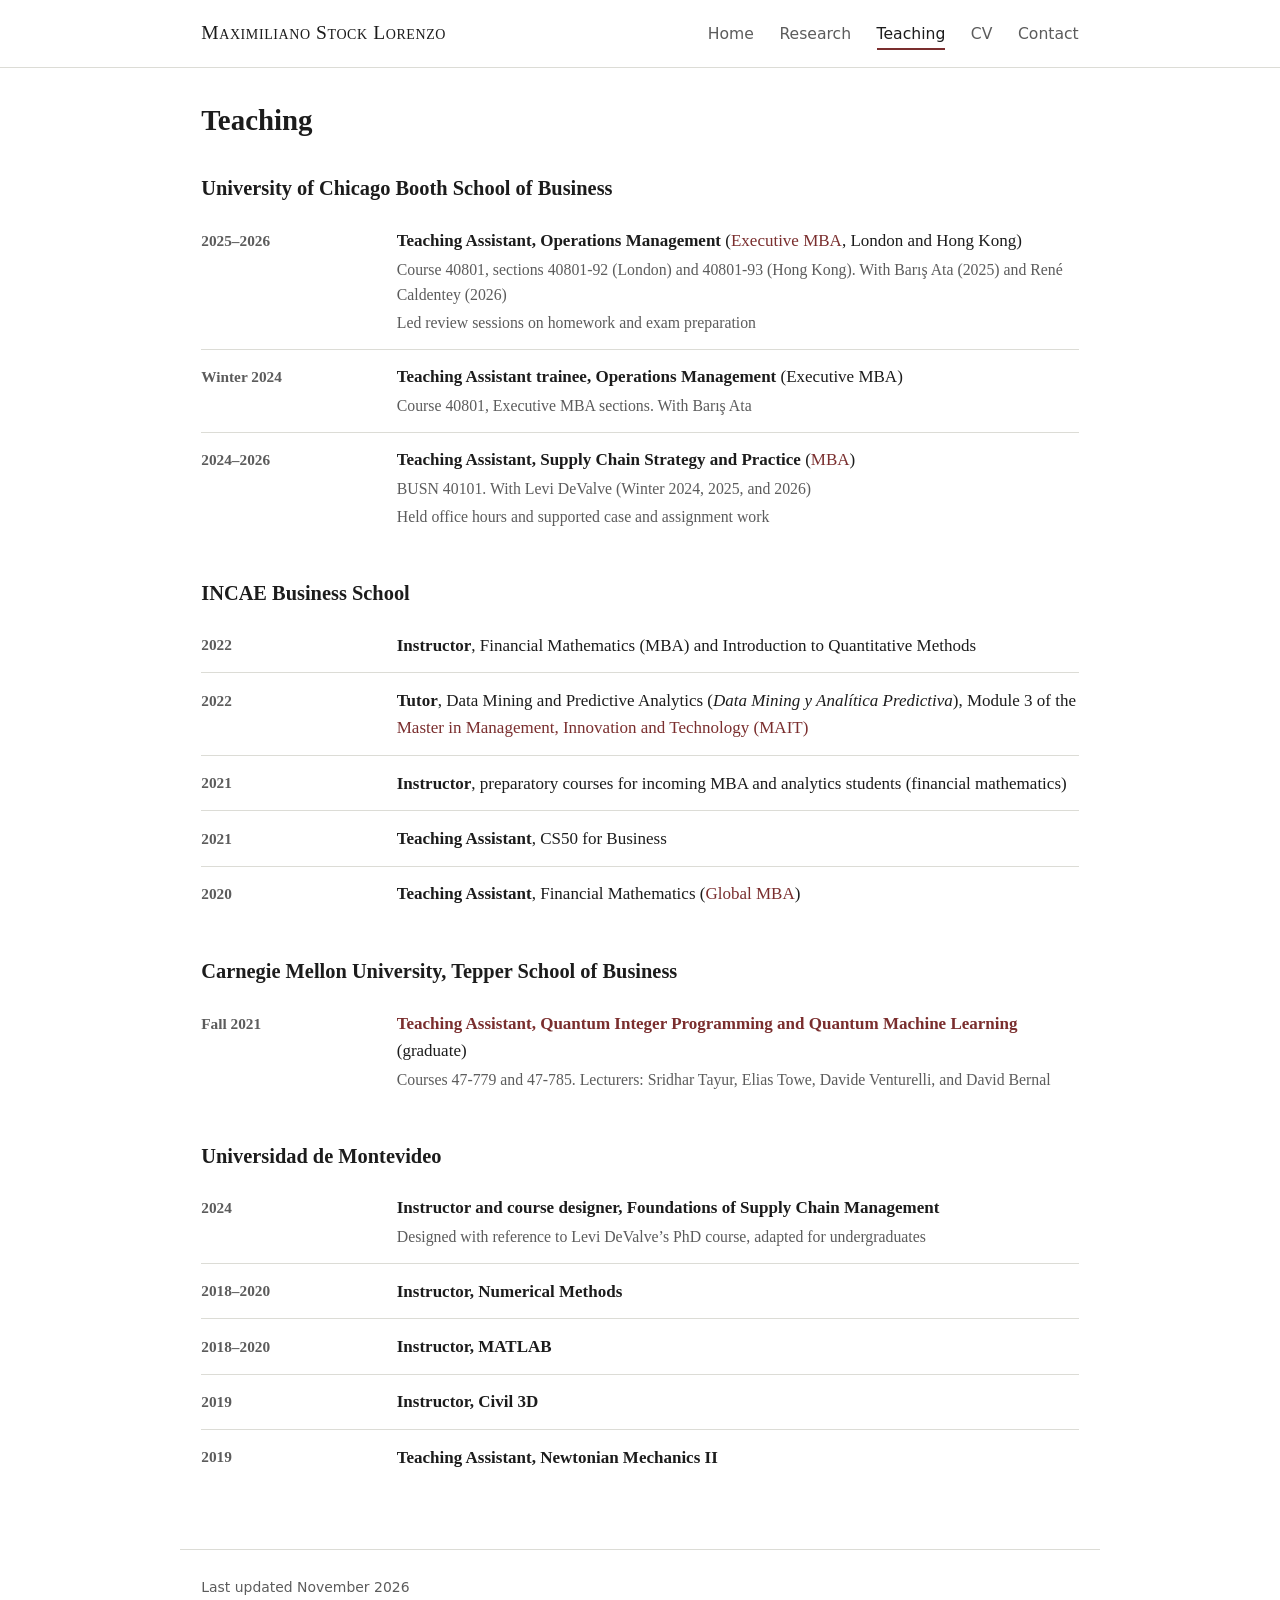
<file: teaching.html>
<!DOCTYPE html>
<html lang="en">
<head>
<meta charset="utf-8">
<meta name="viewport" content="width=device-width, initial-scale=1">
<title>Teaching | Maximiliano Stock Lorenzo</title>
<link rel="stylesheet" href="style.css">
</head>
<body>
<header class="site"><div class="inner">
  <a class="name" href="index.html">Maximiliano Stock Lorenzo</a>
  <nav aria-label="Main">
    <a href="index.html">Home</a>
    <a href="research.html">Research</a>
    <a href="teaching.html" aria-current="page">Teaching</a>
    <a href="cv.html">CV</a>
    <a href="index.html#contact">Contact</a>
  </nav>
</div></header>

<main>
  <h1>Teaching</h1>

  <h2>University of Chicago Booth School of Business</h2>
  <dl class="cv">
    <div class="r"><dd>2025&ndash;2026</dd><dt><strong>Teaching Assistant, Operations Management</strong> (<a href="https://www.chicagobooth.edu/mba/executive" target="_blank" rel="noopener">Executive MBA</a>, London and Hong Kong)</dt><dt class="full muted">Course 40801, sections 40801-92 (London) and 40801-93 (Hong Kong). With Bar&#305;&#351; Ata (2025) and Ren&eacute; Caldentey (2026)</dt><dt class="full muted">Led review sessions on homework and exam preparation</dt></div>
    <div class="r"><dd>Winter 2024</dd><dt><strong>Teaching Assistant trainee, Operations Management</strong> (Executive MBA)</dt><dt class="full muted">Course 40801, Executive MBA sections. With Bar&#305;&#351; Ata</dt></div>
    <div class="r"><dd>2024&ndash;2026</dd><dt><strong>Teaching Assistant, Supply Chain Strategy and Practice</strong> (<a href="https://www.chicagobooth.edu/mba" target="_blank" rel="noopener">MBA</a>)</dt><dt class="full muted">BUSN 40101. With Levi DeValve (Winter 2024, 2025, and 2026)</dt><dt class="full muted">Held office hours and supported case and assignment work</dt></div>
  </dl>

  <h2>INCAE Business School</h2>
  <dl class="cv">
    <div class="r"><dd>2022</dd><dt><strong>Instructor</strong>, Financial Mathematics (MBA) and Introduction to Quantitative Methods</dt></div>
    <div class="r"><dd>2022</dd><dt><strong>Tutor</strong>, Data Mining and Predictive Analytics (<em>Data Mining y Anal&iacute;tica Predictiva</em>), Module 3 of the <a href="https://incae.edu/programs/master-in-management-innovation-technology/#programa" target="_blank" rel="noopener">Master in Management, Innovation and Technology (MAIT)</a></dt></div>
    <div class="r"><dd>2021</dd><dt><strong>Instructor</strong>, preparatory courses for incoming MBA and analytics students (financial mathematics)</dt></div>
    <div class="r"><dd>2021</dd><dt><strong>Teaching Assistant</strong>, CS50 for Business</dt></div>
    <div class="r"><dd>2020</dd><dt><strong>Teaching Assistant</strong>, Financial Mathematics (<a href="https://exed.incae.edu/?programas=global-mba" target="_blank" rel="noopener">Global MBA</a>)</dt></div>
  </dl>

  <h2>Carnegie Mellon University, Tepper School of Business</h2>
  <dl class="cv">
    <div class="r"><dd>Fall 2021</dd><dt><strong><a href="https://bernalde.github.io/QuIPML/" target="_blank" rel="noopener">Teaching Assistant, Quantum Integer Programming and Quantum Machine Learning</a></strong> (graduate)</dt><dt class="full muted">Courses 47-779 and 47-785. Lecturers: Sridhar Tayur, Elias Towe, Davide Venturelli, and David Bernal</dt></div>
  </dl>

  <h2>Universidad de Montevideo</h2>
  <dl class="cv">
    <div class="r"><dd>2024</dd><dt><strong>Instructor and course designer, Foundations of Supply Chain Management</strong></dt><dt class="full muted">Designed with reference to Levi DeValve&rsquo;s PhD course, adapted for undergraduates</dt></div>
    <div class="r"><dd>2018&ndash;2020</dd><dt><strong>Instructor, Numerical Methods</strong></dt></div>
    <div class="r"><dd>2018&ndash;2020</dd><dt><strong>Instructor, MATLAB</strong></dt></div>
    <div class="r"><dd>2019</dd><dt><strong>Instructor, Civil 3D</strong></dt></div>
    <div class="r"><dd>2019</dd><dt><strong>Teaching Assistant, Newtonian Mechanics II</strong></dt></div>
  </dl>
</main>

<footer>Last updated November 2026</footer>
</body>
</html>
</file>
<file: style.css>
/* Provisional design: system fonts, light background, one accent colour.
   Typeface and palette are NOT final decisions. */
:root {
  --text: #1c1c1c;
  --muted: #5c5c5c;
  --accent: #7a2e2e;
  --line: #dcdcd6;
  --bg: #ffffff;
  --soft: #f6f6f2;
}
* { box-sizing: border-box; }
html { font-size: 17px; }
body {
  margin: 0;
  font-family: Georgia, "Times New Roman", serif;
  color: var(--text);
  background: var(--bg);
  line-height: 1.6;
}
a { color: var(--accent); text-decoration: none; }
a:hover { text-decoration: underline; }
a:focus-visible { outline: 2px solid var(--accent); outline-offset: 2px; }

header.site {
  border-bottom: 1px solid var(--line);
}
header.site .inner {
  max-width: 920px; margin: 0 auto; padding: 1rem 1.25rem;
  display: flex; flex-wrap: wrap; justify-content: space-between; align-items: baseline; gap: .5rem 2rem;
}
header.site .name { font-size: 1.15rem; color: var(--text); font-variant: small-caps; letter-spacing: .03em; }
header.site nav { display: flex; gap: 1.5rem; flex-wrap: wrap; font-family: system-ui, sans-serif; font-size: .92rem; }
header.site nav a { color: var(--muted); padding-bottom: 2px; }
header.site nav a[aria-current="page"] { color: var(--text); border-bottom: 2px solid var(--accent); }
header.site nav a:hover { text-decoration: none; color: var(--text); }

main { max-width: 920px; margin: 0 auto; padding: 2rem 1.25rem 3rem; }
h1 { font-size: 1.7rem; line-height: 1.25; margin: 0 0 .5rem; font-weight: 600; }
h2 { font-size: 1.2rem; margin: 2rem 0 .5rem; font-weight: 600; }
h3 { font-size: 1rem; margin: 1.2rem 0 .2rem; }
p { margin: .6rem 0; }
.muted { color: var(--muted); }
.sans { font-family: system-ui, sans-serif; }
.small { font-size: .9rem; }

.hero { display: grid; grid-template-columns: 1fr 300px; gap: 2.5rem; align-items: start; }
.hero img { order: 2; width: 300px; height: 390px; object-fit: cover; object-position: top; border-radius: 4px; }
.links { font-family: system-ui, sans-serif; font-size: .92rem; display: flex; flex-wrap: wrap; gap: .4rem 1.2rem; margin-top: 1rem; }

/* Home: one scrolling page with numbered sections */
section.block { padding: 3rem 0 1.5rem; border-top: 1px solid var(--line); margin-top: 2.5rem; }
.sec-head { display: flex; align-items: baseline; gap: 1rem; margin-bottom: 1rem; }
.sec-head h2 { margin: 0; font-size: 1.5rem; }
.sec-num { color: var(--accent); font-size: .95rem; font-weight: 600; }
.more { font-family: system-ui, sans-serif; font-size: .9rem; margin-top: 1rem; }
.more a { font-weight: 700; font-size: 1rem; }
.contact-list { list-style: none; padding: 0; margin: 0; max-width: 420px; font-family: system-ui, sans-serif; }
.contact-list li { border-top: 1px solid var(--line); }
.contact-list li:last-child { border-bottom: 1px solid var(--line); }
.contact-list a { display: block; padding: .8rem .2rem; }
.contact-list a:hover { text-decoration: none; padding-left: .6rem; }
.contact-list a { transition: padding .2s; }

.paper { border-top: 1px solid var(--line); padding: 1rem 0; }
.paper:first-of-type { border-top: 0; }
.paper .title { font-weight: 600; }
.paper .meta { color: var(--muted); font-size: .92rem; }
.tag { font-family: system-ui, sans-serif; font-size: .78rem; border: 1px solid var(--line); border-radius: 3px; padding: 0 .4rem; color: var(--muted); white-space: nowrap; }

/* Research list: year column, status subheads, small link buttons (layout idea after a reference site) */
.chips { display: flex; flex-wrap: wrap; gap: .5rem; margin: 1rem 0 0; font-family: system-ui, sans-serif; }
.chip { font-size: .82rem; background: var(--soft); border: 1px solid var(--line); padding: .25rem .7rem; border-radius: 2px; }
.subhead { font-size: 1.05rem; color: var(--accent); font-weight: 600; margin: 2.2rem 0 .3rem; letter-spacing: .02em; }
.pub { display: grid; grid-template-columns: 64px 1fr; gap: 1.5rem; padding: 1.2rem 0; border-top: 1px solid var(--line); }
.pub:last-of-type { border-bottom: 1px solid var(--line); }
.pub .year { color: var(--accent); font-size: 1.2rem; }
.pub h3 { font-size: 1.05rem; line-height: 1.35; margin: 0 0 .3rem; }
.pub .year .num { display: block; }
.pub .year .yr { display: block; font-size: .8rem; color: var(--muted); }
.pub .authors, .pub .status { font-size: .93rem; color: var(--muted); margin: .1rem 0; }
.pub .venue { font-size: .93rem; font-style: italic; margin: .1rem 0; }
.pub .abs { font-size: .93rem; color: var(--muted); margin: .6rem 0 0; }
.pub .btns { display: flex; flex-wrap: wrap; gap: .5rem; margin-top: .7rem; font-family: system-ui, sans-serif; }
.pub .btns a { font-size: .74rem; font-weight: 600; text-transform: uppercase; letter-spacing: .05em; border: 1px solid var(--line); padding: .25rem .7rem; border-radius: 2px; }
.pub .btns a:hover { background: var(--accent); color: #fff; border-color: var(--accent); text-decoration: none; }

.paper-layout { display: grid; grid-template-columns: 220px 1fr; gap: 2.5rem; margin-top: 1.5rem; }
.qmenu { position: sticky; top: 1rem; align-self: start; font-family: system-ui, sans-serif; font-size: .92rem; }
.qmenu ul { list-style: none; margin: 0; padding: 0; border-left: 2px solid var(--line); }
.qmenu a { display: block; padding: .4rem .8rem; color: var(--muted); }
.qmenu a:hover { color: var(--text); text-decoration: none; }
.qmenu a.active { color: var(--text); border-left: 2px solid var(--accent); margin-left: -2px; }
.callout { background: var(--soft); border-left: 3px solid var(--accent); padding: .6rem 1rem; margin: 1rem 0; }
.paper-layout section { scroll-margin-top: 1rem; }
.paper-layout section h2:first-child { margin-top: 0; }

/* Dated rows: date in a left column (layout idea after a reference site) */
dl.cv { margin: .4rem 0 .8rem; }
dl.cv .r { display: grid; grid-template-columns: 170px 1fr; column-gap: 1.5rem; padding: .8rem 0; border-top: 1px solid var(--line); }
dl.cv .r:first-child { border-top: 0; }
dl.cv .r dd { grid-column: 1; grid-row: 1; margin: 0; color: var(--muted); font-size: .9rem; font-weight: 600; font-style: normal; padding-top: .1rem; }
dl.cv .r dt { grid-column: 2; margin: 0; }
dl.cv .r dt.full { margin-top: .15rem; font-size: .93rem; }
ol.cv-research { padding-left: 1.5rem; margin: .4rem 0 .8rem; }
ol.cv-research li { margin: 0 0 .9rem; padding-left: .2rem; }
ol.cv-research p { margin: .3rem 0 0; }
.dl-btn { display: inline-block; font-family: system-ui, sans-serif; font-size: .8rem; font-weight: 600; text-transform: uppercase; letter-spacing: .05em; border: 1px solid var(--accent); color: var(--accent); padding: .4rem 1rem; border-radius: 2px; margin-top: .4rem; }
.dl-btn:hover { background: var(--accent); color: #fff; text-decoration: none; }

footer { max-width: 920px; margin: 0 auto; padding: 1.5rem 1.25rem 2.5rem; border-top: 1px solid var(--line); color: var(--muted); font-family: system-ui, sans-serif; font-size: .82rem; }

@media (max-width: 700px) {
  html { font-size: 16px; }
  .hero, .paper-layout { grid-template-columns: 1fr; gap: 1.25rem; }
  .hero img { order: 0; width: 225px; height: 293px; }
  .pub { grid-template-columns: 1fr; gap: .2rem; }
  .qmenu { position: static; }
  .qmenu ul { display: flex; flex-wrap: wrap; border-left: 0; gap: .25rem; }
  .qmenu a { border: 1px solid var(--line); border-radius: 3px; padding: .3rem .6rem; }
  .qmenu a.active { border: 1px solid var(--accent); margin-left: 0; }
  dl.cv .r { grid-template-columns: 1fr; padding: .7rem 0; }
  dl.cv .r dd, dl.cv .r dt { grid-column: 1; }
  dl.cv .r dd { margin-bottom: .1rem; }
}
</file>
